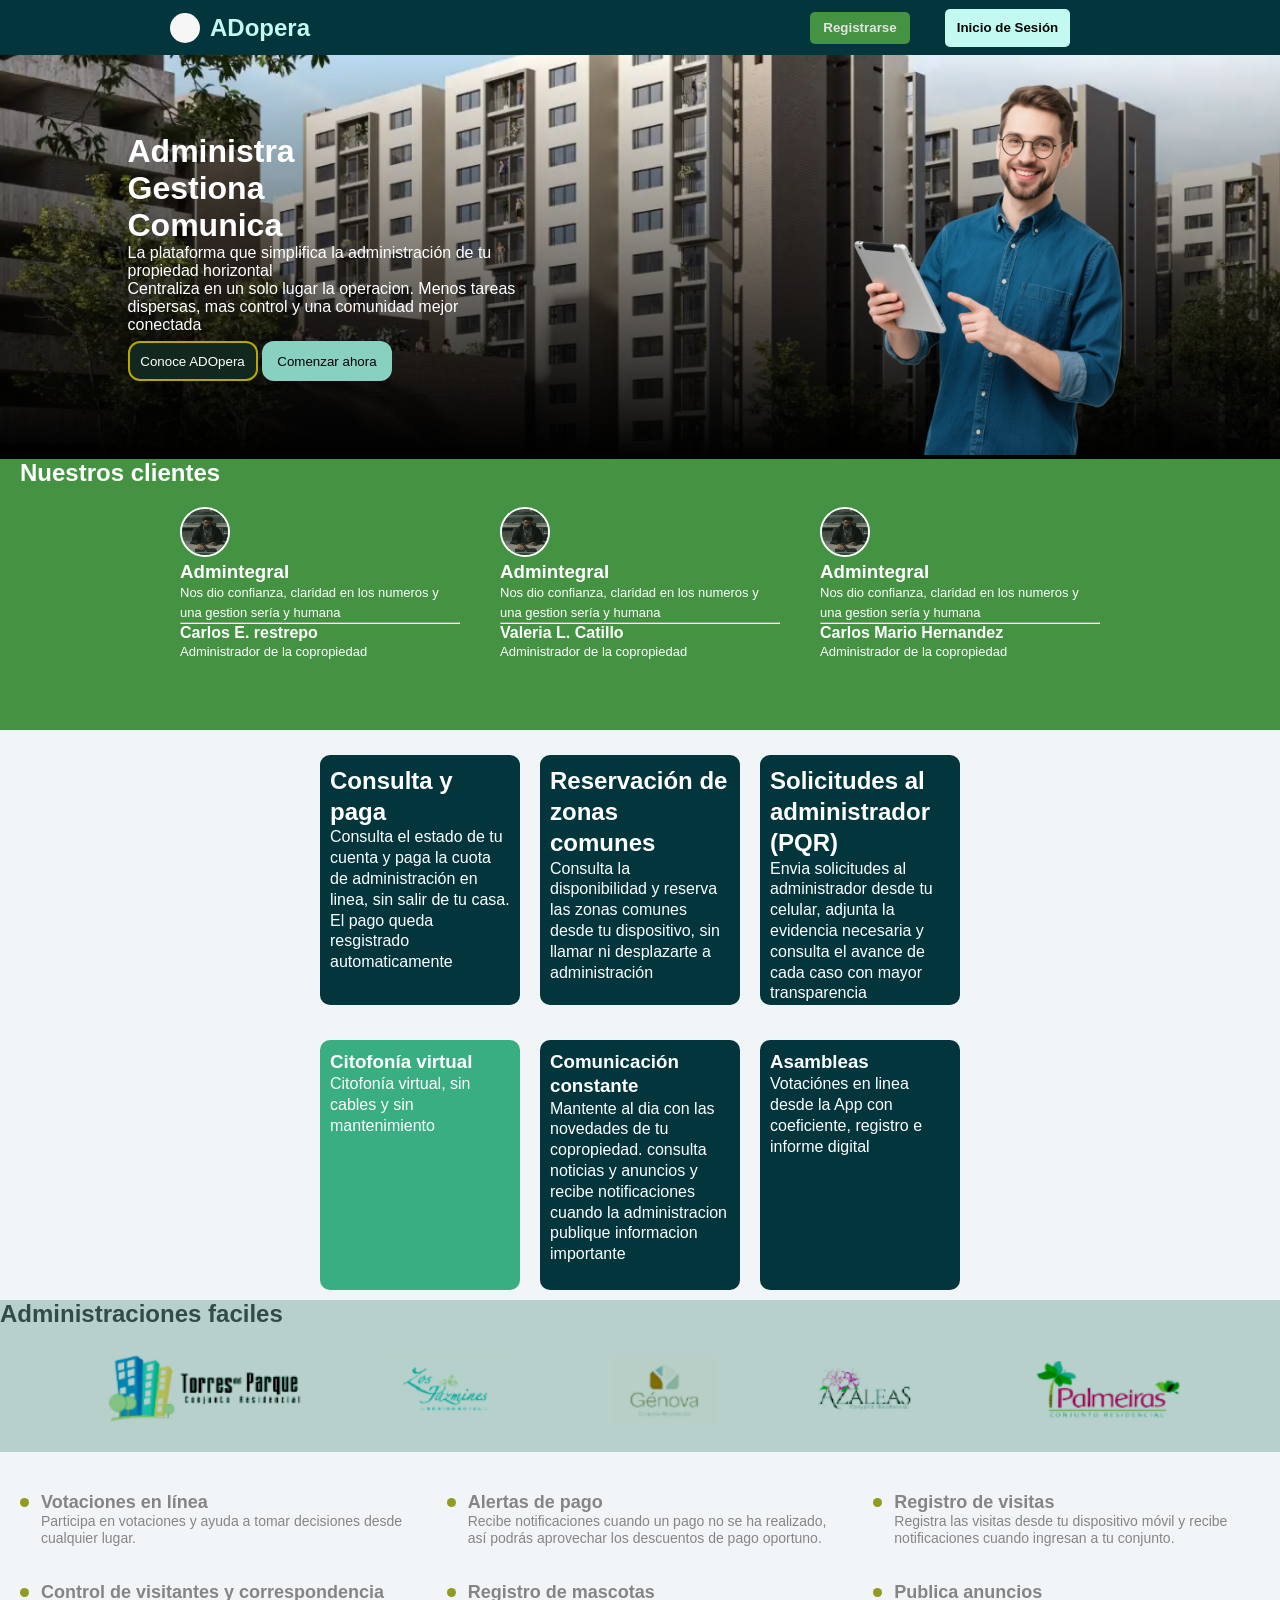
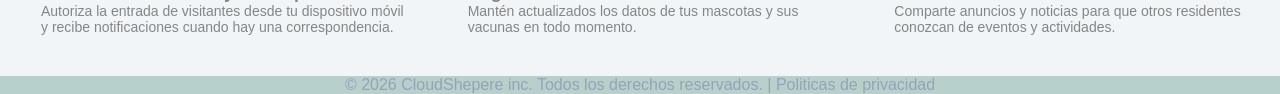
<file: index.html>
<!DOCTYPE html>
<html lang="en">
<head>
    <meta charset="UTF-8">
    <meta name="viewport" content="width=device-width, initial-scale=1.0">
    <link rel="preconnect" href="https://fonts.googleapis.com">
    <link rel="preconnect" href="https://fonts.gstatic.com" crossorigin>
    <title>ADOpera</title>
</head>
<body>
    <Header>
        <Div class="Logo_y_titulo">
            <Div class="Logo"></Div>
            <h2 class="titulo">ADopera</h2>
        </Div>
        
        <div class="botones_headers"> 
            <div class="contenedor_Boton_registro">
                    <button onclick="location.href='login.html'" class="boton_registro">Registrarse</button>
            </div>
            
            <div class="contenedor_Boton_inicio_sesion">
                <button onclick="location.href='InicioSesion.html'" class="boton_inicio_sesion">Inicio de Sesión</button>
            </div>    
        </div>    
    </Header>
        <div class="Main">
            <div class="Seccion1_main">

                <div class="Card_1">
                    <h1 class="Titulo_card_1">Administra <br> Gestiona <br> Comunica</h1>
                    <p class="Parrafo_card_1">La plataforma que simplifica la administración de tu propiedad horizontal </p>
                    <p> Centraliza en un solo lugar la operacion. Menos tareas dispersas, mas control y                   una comunidad mejor conectada</p>
                    <div>
                        <button class="boton_card_2">Conoce ADOpera</button>
                        <Button class="boton_card_1">Comenzar ahora</Button>
                    </div>
                </div>
                <div class="Imagen_card_1">
                    <Img class="Imagen1" src="/target/img/Modelo.png " ></Img>
                </div> 
            </div>
            <div class="Seccion2_main">
                <DIV class="tituloSeccion2"><H2 >Nuestros clientes</H2></DIV>
                <div class="seccion_card">

                    <div class="Card">
                        <img class="Imagen_card_2" src="/target/img/pexels-cottonbro-5483158.jpg " alt="">
                        <h3>Admintegral</h3> 
                        <p>Nos dio confianza, claridad en los numeros y una gestion sería y humana</p>
                        <hr>
                        <h4>Carlos E. restrepo</h4>
                        <p>Administrador de la copropiedad</p>   
                    </div>
                    <div class="Card">
                        <img class="Imagen_card_3" src="/target/img/pexels-cottonbro-5483158.jpg " alt="">
                        <h3>Admintegral</h3> 
                        <p>Nos dio confianza, claridad en los numeros y una gestion sería y humana</p>
                        <hr>
                        <h4>Valeria L. Catillo</h4>
                        <p>Administrador de la copropiedad</p>  
                    </div >
                    <div class="Card">
                        <img class="Imagen_card_4" src="/target/img/pexels-cottonbro-5483158.jpg " alt="">
                       <h3>Admintegral</h3> 
                        <p>Nos dio confianza, claridad en los numeros y una gestion sería y humana</p>
                        <hr>
                        <h4>Carlos Mario Hernandez</h4>
                        <p>Administrador de la copropiedad</p>  
                    </div>
                </div>
            </div>    
        </div>

        <div class="main2">
            <div class="seccion2_card">

                    <div class="Card2">
                        <h2>Consulta y paga</h2> 
                        <p>Consulta el estado de tu cuenta y paga la cuota de administración en linea, sin salir de tu casa. El pago queda resgistrado automaticamente</p>
                    </div>
                    <div class="Card2">
                        <h2>Reservación de zonas comunes</h2>
                        <p>Consulta la disponibilidad y reserva las zonas comunes desde tu dispositivo, sin llamar ni desplazarte a administración</p>
                    </div >
                    <div class="Card2">
                        <h2>Solicitudes al administrador (PQR)</h2>
                        <p>Envia solicitudes al administrador desde tu celular, adjunta la evidencia necesaria y consulta el avance de cada caso con mayor transparencia</p>
                    </div>
            </div>
            <div class="seccion2_card">
                <div class="Card2_citofonia">
                    <h3>Citofonía virtual</h3>
                    <p>Citofonía virtual, sin cables y sin mantenimiento</p>
                </div>
                <div class="Card2">
                    <h3>Comunicación constante</h3>
                    <p>Mantente al dia con las novedades de tu copropiedad. consulta noticias y anuncios y recibe notificaciones cuando la administracion publique informacion importante </p>
                </div>
                <div class="Card2">
                    <h3>Asambleas</h3>
                    <p>Votaciónes en linea desde la App con coeficiente, registro e informe digital</p>
                </div>
            </div>

        </div>
        <div class="Main3">
            <div>
                <h2>Administraciones faciles </h2>
            </div>
            <div class="Main3_img">
                <div>
                    <img src="/target/img/Captura de pantalla 2026-11-05 192320.png" alt="">
                </div>
        </div>
        <div class="Main4">
               <ul>
        <li>
            <div>
                <strong>Votaciones en línea</strong>
                <p>Participa en votaciones y ayuda a tomar decisiones desde cualquier lugar.</p>
            </div>
        </li>

        <li>
            <div>
                <strong>Alertas de pago</strong>
                <p>Recibe notificaciones cuando un pago no se ha realizado, así podrás aprovechar los descuentos de pago oportuno.</p>
            </div>
        </li>

        <li>
            <div>
                <strong>Registro de visitas</strong>
                <p>Registra las visitas desde tu dispositivo móvil y recibe notificaciones cuando ingresan a tu conjunto.</p>
            </div>
        </li>

        <li>
            <div>
                <strong>Control de visitantes y correspondencia</strong>
                <p>Autoriza la entrada de visitantes desde tu dispositivo móvil y recibe notificaciones cuando hay una correspondencia.</p>
            </div>
        </li>

        <li>
            <div>
                <strong>Registro de mascotas</strong>
                <p>Mantén actualizados los datos de tus mascotas y sus vacunas en todo momento.</p>
            </div>
        </li>

        <li>
            <div>
                <strong>Publica anuncios</strong>
                <p>Comparte anuncios y noticias para que otros residentes conozcan de eventos y actividades.</p>
            </div>
        </li>
    </ul>
        </div>  
        <footer>
            <div>
                <p>&copy; 2026 CloudShepere inc. Todos los derechos reservados. | Politicas de privacidad</p>
            </div>
        </footer>




    <link rel="stylesheet" href="Style.css">
</body>
</html>
</file>
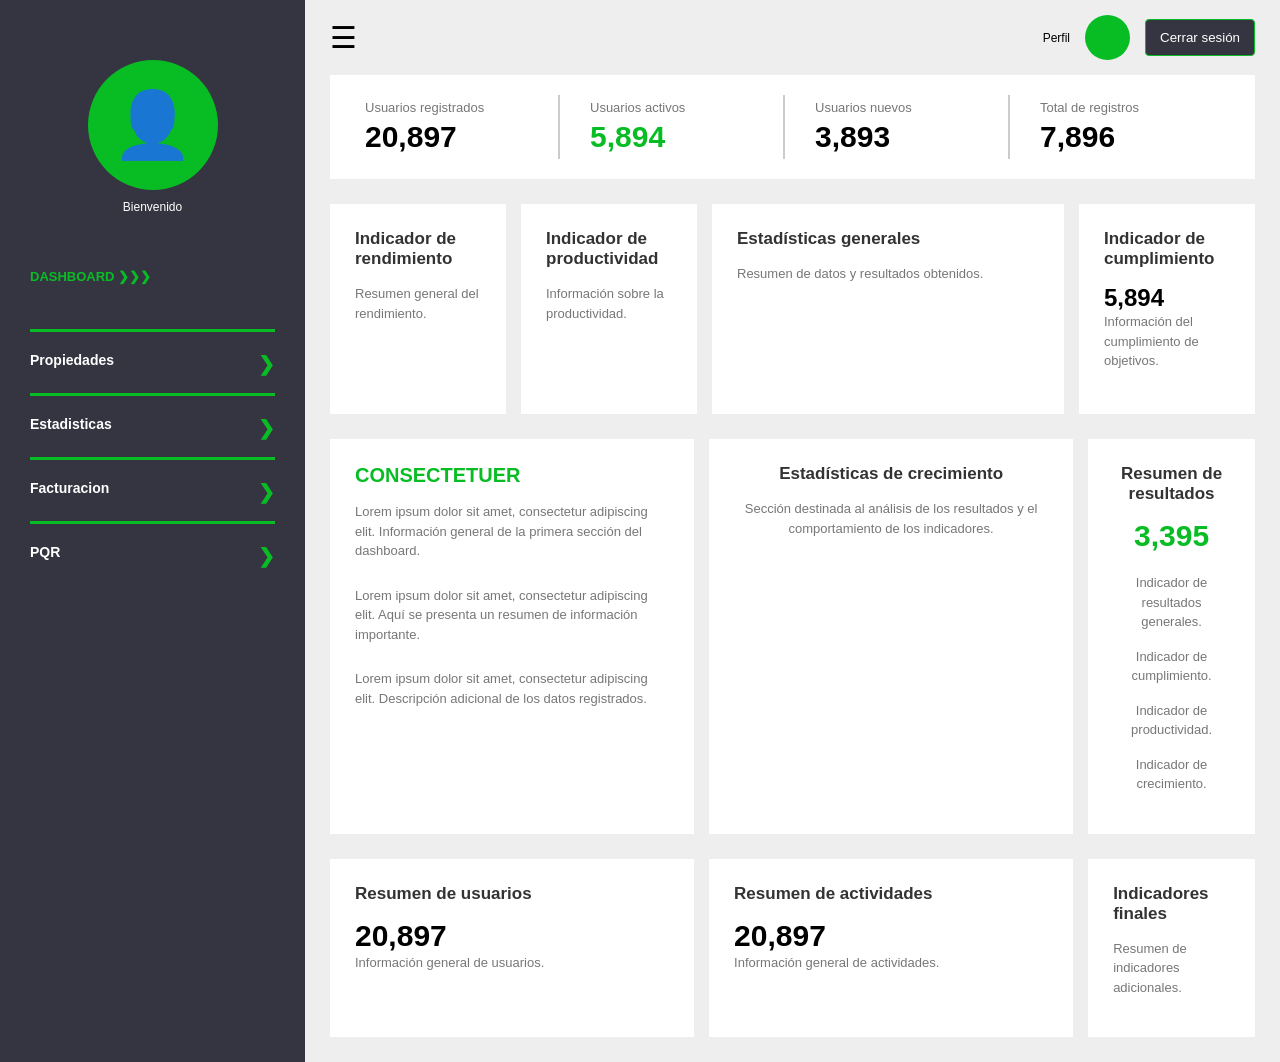
<file: dashboardUsuario.html>
<!DOCTYPE html>
<html lang="es">
<head>
    <meta charset="UTF-8">
    <meta name="viewport" content="width=device-width, initial-scale=1.0">
    <title>Dashboard Administrativo</title>
    <link rel="stylesheet" href="StyleDashboard.css">
</head>
<body>

    <div class="contenedor">

        <aside class="sidebar">

            <div class="perfil">
                <div class="icono-perfil">👤</div>
                <h2 id="nombreUsuario"></h2>
                <p>Bienvenido</p>
            </div>

            <nav class="menu">

                <a href="#" class="activo">DASHBOARD ❯❯❯</a>

                

                <div class="opcion-menu">
                    <h3>Propiedades <span>❯</span></h3>
                </div>

                <div class="opcion-menu">
                    <h3>Estadisticas <span>❯</span></h3>
                </div>

                <div class="opcion-menu">
                    <h3> Facturacion <span>❯</span></h3>
                </div>

                <div class="opcion-menu">
                    <h3>PQR <span>❯</span></h3>
                </div>

            </nav>

        </aside>


        <main class="contenido">

            
            <header class="barra-superior">

                <div class="menu-icono">☰</div>

                <div class="usuario">
                    <span>Perfil</span>
                    <div class="circulo-verde"></div>
                    <button id="cerrarSesion" class="boton-cerrar-sesion" type="button">Cerrar sesión</button>
                </div>

            </header>


            
            <section class="indicadores">

                <div class="indicador">
                    <p>Usuarios registrados</p>
                    <h2>20,897</h2>
                </div>

                <div class="indicador">
                    <p>Usuarios activos</p>
                    <h2>5,894</h2>
                </div>

                <div class="indicador">
                    <p>Usuarios nuevos</p>
                    <h2>3,893</h2>
                </div>

                <div class="indicador">
                    <p>Total de registros</p>
                    <h2>7,896</h2>
                </div>

            </section>


            
            <section class="secciones-superiores">

                <article class="tarjeta">
                    <h3>Indicador de rendimiento</h3>
                    <p>Resumen general del rendimiento.</p>
                </article>

                <article class="tarjeta">
                    <h3>Indicador de productividad</h3>
                    <p>Información sobre la productividad.</p>
                </article>

                <article class="tarjeta">
                    <h3>Estadísticas generales</h3>
                    <p>Resumen de datos y resultados obtenidos.</p>
                </article>

                <article class="tarjeta">
                    <h3>Indicador de cumplimiento</h3>
                    <h2>5,894</h2>
                    <p>Información del cumplimiento de objetivos.</p>
                </article>

            </section>


           
            <section class="secciones-centro">

                <article class="tarjeta informacion">
                    <h3>CONSECTETUER</h3>

                    <p>
                        Lorem ipsum dolor sit amet, consectetur
                        adipiscing elit. Información general de
                        la primera sección del dashboard.
                    </p>

                    <p>
                        Lorem ipsum dolor sit amet, consectetur
                        adipiscing elit. Aquí se presenta un
                        resumen de información importante.
                    </p>

                    <p>
                        Lorem ipsum dolor sit amet, consectetur
                        adipiscing elit. Descripción adicional
                        de los datos registrados.
                    </p>
                </article>


                <article class="tarjeta estadisticas">
                    <h3>Estadísticas de crecimiento</h3>
                    <p>
                        Sección destinada al análisis de los
                        resultados y el comportamiento de los
                        indicadores.
                    </p>
                </article>


                <article class="tarjeta resumen">
                    <h3>Resumen de resultados</h3>
                    <h2>3,395</h2>

                    <p>Indicador de resultados generales.</p>
                    <p>Indicador de cumplimiento.</p>
                    <p>Indicador de productividad.</p>
                    <p>Indicador de crecimiento.</p>
                </article>

            </section>


           
            <section class="secciones-inferiores">

                <article class="tarjeta">
                    <h3>Resumen de usuarios</h3>
                    <h2>20,897</h2>
                    <p>Información general de usuarios.</p>
                </article>

                <article class="tarjeta">
                    <h3>Resumen de actividades</h3>
                    <h2>20,897</h2>
                    <p>Información general de actividades.</p>
                </article>

                <article class="tarjeta">
                    <h3>Indicadores finales</h3>
                    <p>Resumen de indicadores adicionales.</p>
                </article>

            </section>

        </main>

    </div>

    <script>
        const nombreUsuario = sessionStorage.getItem("nombreUsuario");
        if (nombreUsuario) {
            document.getElementById("nombreUsuario").textContent = nombreUsuario;
        }

        document.getElementById("cerrarSesion").addEventListener("click", function() {
            sessionStorage.removeItem("nombreUsuario");
            window.location.href = "InicioSesion.html";
        });
    </script>
</body>
</html>
</file>
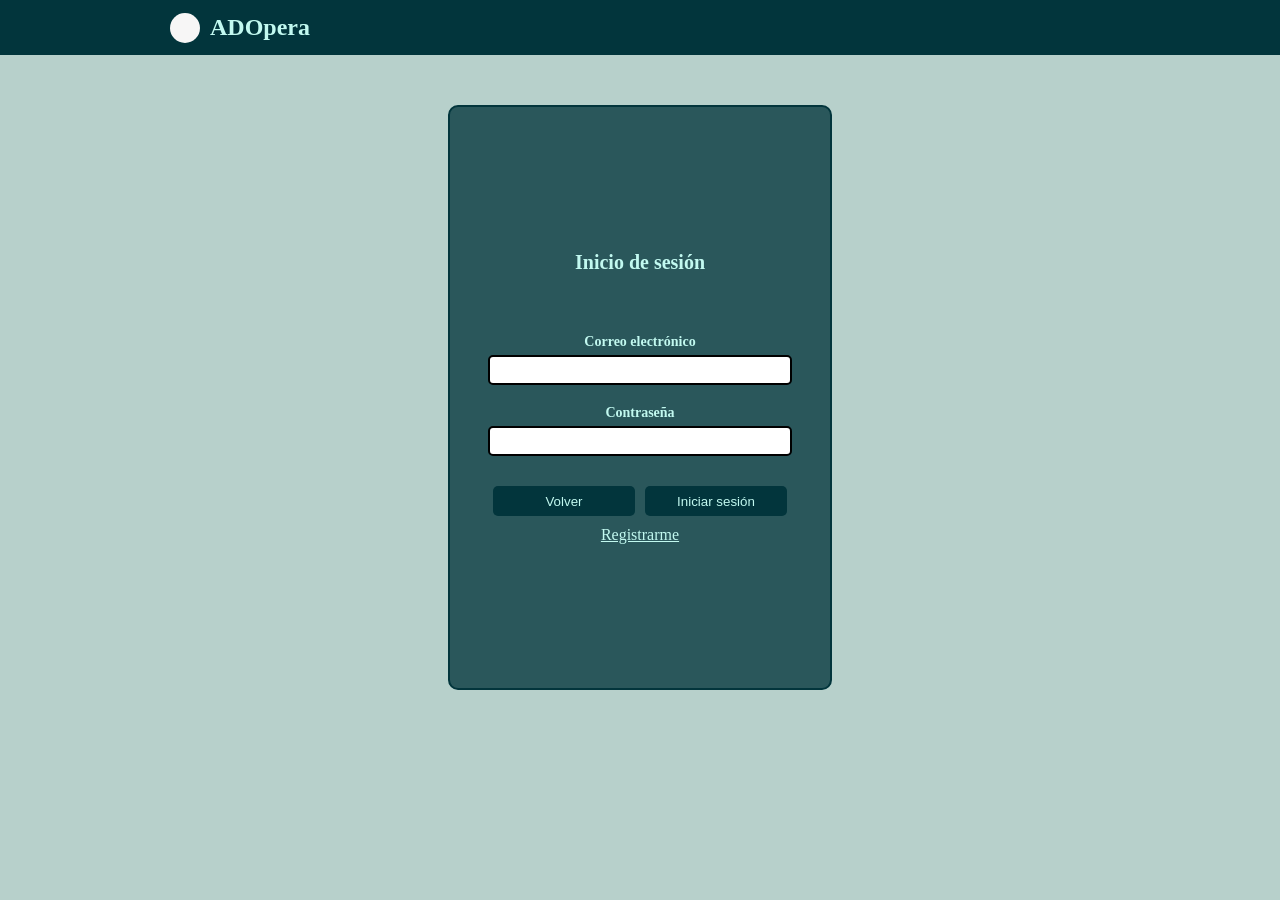
<file: InicioSesion.html>
<!DOCTYPE html>
<html lang="en">
<head>
    <meta charset="UTF-8">
    <meta name="viewport" content="width=device-width, initial-scale=1.0">   
    <title>ADopera</title>
</head>
<body>
    <Header>
        <Div class="Logo_y_titulo">
            <Div class="Logo"></Div>
            <h2 class="titulo">ADOpera</h2>
        </Div>
    </Header>

    <div class="seccionFormulario">
        <div class="contenedorFormulario">  
            <form  id="formLogin" class="formulario">
                    <legend>Inicio de sesión</legend>

                    <label>Correo electrónico</label>
                    <input type="email" name="correo" required>

                    <label>Contraseña</label>
                    <input type="password" name="contraseña" required>

                    <div class="contenedor_Botones">
                        <button type="button" onclick="location.href='index.html'" class="boton_inicio_sesion">Volver</button>
                        <button type="submit" class="boton_inicio_sesion">Iniciar sesión</button>
                    </div>
                    <div>
                        
                        <a href="Login.html">Registrarme</a>

                    </div>
            </form>
        </div>       
    </div>   
    <script src="ScripInicioSesion.js"></script>
    <link rel="stylesheet" href="StyleInicioSesion.css"> 
</body>
</html>
</file>
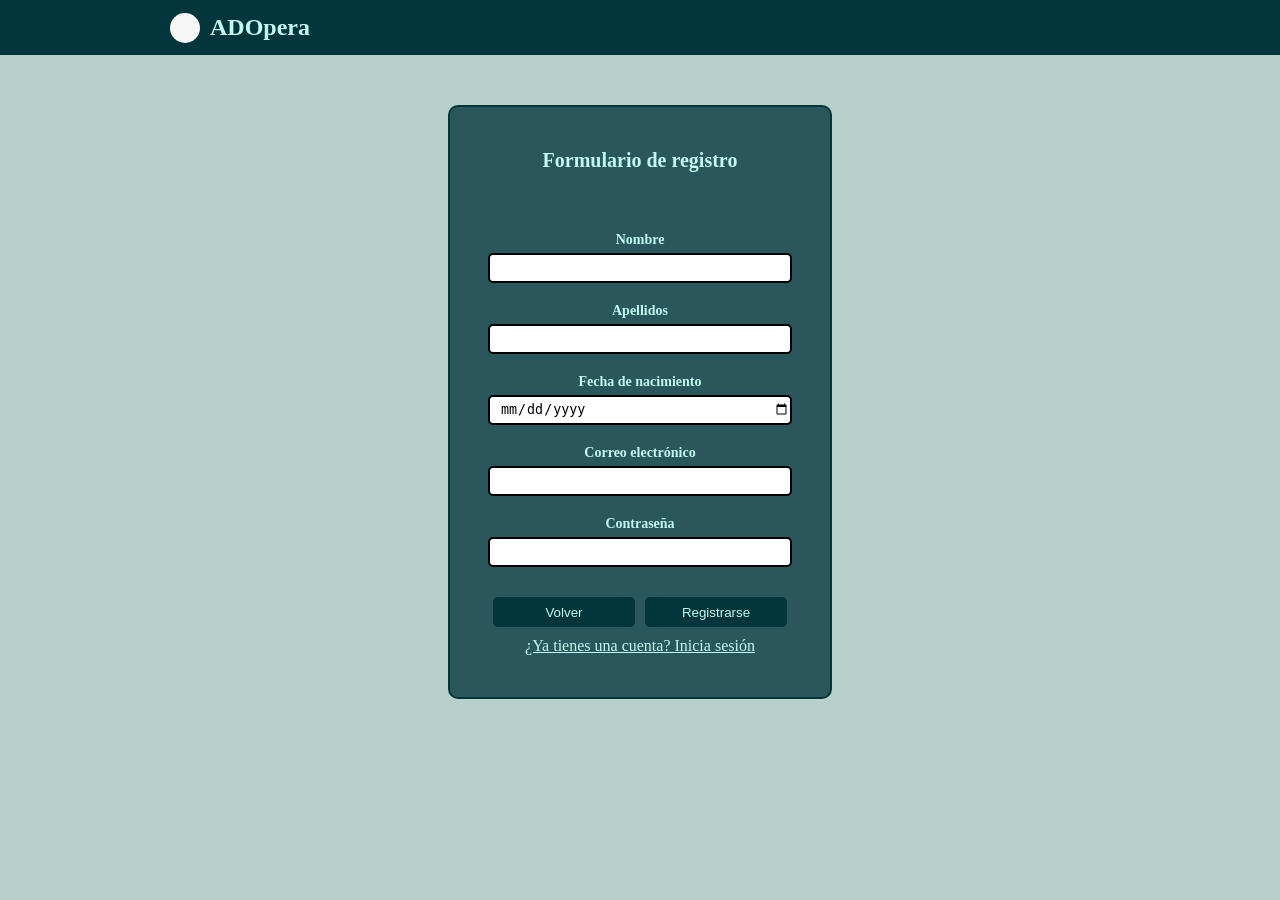
<file: Login.html>
<!DOCTYPE html>
<html lang="en">
<head>
    <meta charset="UTF-8">
    <meta name="viewport" content="width=device-width, initial-scale=1.0">   
    <title>ADopera</title>
</head>
<body>
    <Header>
        <Div class="Logo_y_titulo">
            <Div class="Logo"></Div>
            <h2 class="titulo">ADOpera</h2>
        </Div>
    </Header>

    <div class="seccionFormulario">
        <div class="contenedorFormulario">  
            <form id="formRegistro" class="formulario" >
                    <legend>Formulario de registro</legend>
                    <label>Nombre</label>
                    <input type="text" name="nombre" required>

                    <label>Apellidos</label>
                    <input type="text" name="apellidos" required>

                    <label>Fecha de nacimiento</label>
                    <input type="date" name="fecha_nacimiento" required>

                    <label>Correo electrónico</label>
                    <input type="email" name="correo" required>

                    <label>Contraseña</label>
                    <input type="password" name="contraseña" required>

                    <div class="contenedor_Botones">
                        <button type="button" onclick="location.href='index.html'" class="boton_inicio_sesion">Volver</button>
                        <button type="submit" class="boton_inicio_sesion">Registrarse</button>
                    </div>
                    <div>
                        <a href="InicioSesion.html">¿Ya tienes una cuenta? Inicia sesión</a>
                    </div>
            </form>
        </div>       
    </div>   
    <script src="ScripLogin.js"></script>
    <link rel="stylesheet" href="StyleLogin.css"> 
</body>
</html>
</file>
<file: Style.css>
* {
    margin: 0;
    padding: 0;
    box-sizing: border-box;
}

html, body {
    width: 100%;
    min-height: 100%;
    overflow-x: hidden;
}

body {
    font-family: Arial, sans-serif;
}


header {
    display: flex;
    justify-content: space-between;
    height: 55px;
    overflow: hidden;
    padding-left: 10px;
    padding-right: 10px;
    background-color: #02353C;
}

.Logo_y_titulo {
    display: flex;
    justify-content: center;
    align-items: center;
    margin-left: 150px;
}
.Logo_y_titulo  .Logo{
    margin: 0px 10px;
}

.titulo{
    color: #C2F9F0
;

}

.Logo {
    border-radius: 100px;
    background-color: #f7f6f6;
    height: 30px;
    width: 30px;
}
   
.Lista_menu { 
    display: flex;
    list-style-type: none ;
    margin: 0px;
}

.Lista_menu li{ 
    font-weight: 500;
    margin: 15px;
    font-size: 20px;
}

.boton_registro {
    margin: 35px;
    background-color: #449342;
    border-radius: 5px;
    color: rgb(228, 228, 228);
    width: 100px;
    height: 32px;
    font-weight: 800;
    border: none;
    
}

.botones_headers{
    display: flex;
    margin-right: 200px;
}

.contenedor_Boton_registro{
    display: flex;
    justify-content: center;
    align-items: center;
    
}

.boton_inicio_sesion {
    margin: 0px;
    background-color:#C2F9F0;
    border-radius: 5px;
    color: rgb(5, 5, 5);
    width: 125px;
    height: 38px;
    font-weight: 800;
    border: none;
    
}

.contenedor_Boton_inicio_sesion{
    display: flex;
    justify-content: center;
    align-items: center;
    
}

.Main {
    height: 675px;
    border: #404041;
}
.Seccion1_main{
    width: 100%;
    min-height: 400px;
    display: flex;
    align-items: center;
    justify-content: space-around;
    background-image:linear-gradient(to bottom, transparent, black), url(./target/img/altia_porteria.webp);
    backdrop-filter: blur(10px); 
    background-repeat: no-repeat;
    background-position: center center;
    background-size: cover; /*	Ajusta la imagen para cubrir todo el contenedor.*/
    
    
}

.Card_1{
    padding: 30px ;
    width: 450px;
    border-radius: 10px;
    color: white;
    font-family: 'Roboto', sans-serif;
}

.boton_card_1 {
    background-color: #88d1c0;
    color: #030303;
    border: none;
    border-radius: 12px;
    height: 40px;
    width: 130px;
    margin-top: 7px;
}

.boton_card_2{
    background-color: #12271e;
    color: #ffffff;
    border: 2px solid #b7a800;
    border-radius: 12px;
    height: 40px;
    width: 130px;
    margin-top: 7px;
}

.Imagen1 {
   
    height: 400px;
    width: 390px;
    border-radius: 15px;
}

.Imagen_card_1{
    margin-left: 50px;

}

.Seccion2_main {
    background-color: #449342;
    height: 280px;
    font-family: Arial, sans-serif;
    color: #ffffff;
}

.titulo_seccion2{
    margin-left: 250px;
    padding: 5px;
}
.seccion_card{
    display: flex;
    justify-content: center;
}

.Seccion2_main img{
    width: 50px;
    height: 50px;
    border-radius: 360px;
    border: 2px solid;
}

.tituloSeccion2{
    
    margin-left: 20px;
}

.Card {
    width: 300px;
    height: 180px;
    border-radius: 10px;
    padding: 10px;
    margin: 10px;
}

.Card p{
    font-size: 13px;
    color: #ffffff;
    line-height: 1.5;
}
footer p {
    text-align: center;
    color: #94a3b8;
}

.seccion2_card{
    display: flex;
    justify-content: center;
    background-color: #f1f5f8;
    
}

.Card2{
    background-color: #02353C;
    margin: 25px 10px 10px 10px;
    width: 200px;
    height: 250px;
    padding: 10px;
    color: #ffffff;
    border-radius: 10px;
    line-height: 1.3;
}

.Card2_citofonia{
    background-color: #38AE81;
    margin: 25px 10px 10px 10px;
    width: 200px;
    height: 250px;
    padding: 10px;
    color: #ffffff;
    border-radius: 10px;
    line-height: 1.3;
}

.Main3{
    background-color: #B7D0CB;
    color: #334b47;
}

.Main3_img{
    display: flex;
    justify-content: center;
    
}

.Main3_img img{
    width: 100%;
    height: 100px;
    margin: 10px;
    border-radius: 10px;
}

.Main4{
    background-color: #f1f5f8;
}
.Main4 ul {
    display: grid;
    grid-template-columns: repeat(3, 1fr);
    grid-template-rows: repeat(2, auto);
    column-gap: 40px;
    row-gap: 35px;
    list-style: none;
    padding: 40px 20px;
    margin: 0;
    align-items: start;
}

.Main4 ul li {
    display: flex;
    align-items: flex-start;
    gap: 12px;
    margin: 0;
    padding: 0;
}

.Main4 ul li::before {
    content: "";
    width: 9px;
    height: 9px;
    min-width: 9px;
    background-color: #929b20;
    border-radius: 50%;
    margin-top: 6px;
}

/* Título */
.Main4 ul li strong {
    display: block;
    color: #858585;
    font-size: 18px;
    font-weight: bold;
}

/* Descripción */
.Main4 ul li p {
    color: #858585;
    font-size: 14px;
    line-height: 1.2;
    margin: 0;
}
</file>
<file: StyleDashboard.css>
* {
    margin: 0;
    padding: 0;
    box-sizing: border-box;
}

body {
    font-family: Arial, sans-serif;
    background-color: #eeeeee;
}

.contenedor {
    display: flex;
    min-height: 100vh;
}




.sidebar {
    width: 305px;
    background-color: #353541;
    color: white;
    padding: 30px;
}

.perfil {
    text-align: center;
    margin-bottom: 55px;
}

.icono-perfil {
    width: 130px;
    height: 130px;
    background-color: #08bd24;
    border-radius: 50%;
    margin: 30px auto 10px;
    display: flex;
    align-items: center;
    justify-content: center;
    font-size: 65px;
}

.perfil h2 {
    font-size: 23px;
    margin-bottom: 5px;
}

.perfil p {
    font-size: 12px;
}

.menu a {
    display: block;
    color: white;
    text-decoration: none;
    font-size: 13px;
    margin-bottom: 20px;
}

.menu .activo {
    color: #08bd24;
    font-weight: bold;
    margin-bottom: 45px;
}

.grupo-menu {
    margin-bottom: 30px;
}

.grupo-menu h3,
.opcion-menu h3 {
    font-size: 14px;
    margin-bottom: 20px;
}

.grupo-menu h3 span,
.opcion-menu h3 span {
    float: right;
    color: #08bd24;
    font-size: 20px;
}

.grupo-menu a {
    color: #bdbdbd;
    font-size: 11px;
    margin-bottom: 20px;
}

.opcion-menu {
    border-top: 3px solid #08bd24;
    padding-top: 20px;
    margin-bottom: 25px;
}




.contenido {
    flex: 1;
    min-width: 0;
    padding: 0 25px 25px;
}



.barra-superior {
    height: 75px;
    display: flex;
    justify-content: space-between;
    align-items: center;
}

.menu-icono {
    font-size: 30px;
    cursor: pointer;
}

.usuario {
    display: flex;
    align-items: center;
    gap: 15px;
    font-size: 12px;
}

.circulo-verde {
    width: 45px;
    height: 45px;
    background-color: #08bd24;
    border-radius: 50%;
}

.boton-cerrar-sesion {
    padding: 10px 14px;
    color: white;
    background-color: #353541;
    border: 1px solid #08bd24;
    border-radius: 4px;
    cursor: pointer;
}

.boton-cerrar-sesion:hover {
    background-color: #08bd24;
}


.indicadores {
    display: grid;
    grid-template-columns: repeat(4, 1fr);
    background-color: white;
    margin-bottom: 25px;
    padding: 20px;
    gap: 15px;
}

.indicador {
    padding: 5px 15px;
    border-right: 2px solid #cccccc;
}

.indicador:last-child {
    border-right: none;
}

.indicador p {
    font-size: 13px;
    color: #777777;
}

.indicador h2 {
    font-size: 30px;
    margin-top: 5px;
}

.indicador:nth-child(2) h2 {
    color: #08bd24;
}



.tarjeta {
    background-color: white;
    padding: 25px;
    min-width: 0;
}

.tarjeta h3 {
    font-size: 17px;
    margin-bottom: 15px;
    color: #333333;
}

.tarjeta p {
    font-size: 13px;
    color: #777777;
    line-height: 1.5;
    margin-bottom: 15px;
}




.secciones-superiores {
    display: grid;
    grid-template-columns: 1fr 1fr 2fr 1fr;
    gap: 15px;
    margin-bottom: 25px;
}

.secciones-superiores .tarjeta {
    min-height: 210px;
}



.secciones-centro {
    display: grid;
    grid-template-columns: 1.2fr 1.2fr 0.55fr;
    gap: 15px;
    margin-bottom: 25px;
}

.secciones-centro .tarjeta {
    min-height: 365px;
}

.informacion h3 {
    color: #08bd24;
    font-size: 20px;
}

.informacion p {
    margin-bottom: 25px;
}

.estadisticas {
    text-align: center;
}

.resumen {
    text-align: center;
}

.resumen h2 {
    color: #08bd24;
    font-size: 30px;
    margin-bottom: 20px;
}




.secciones-inferiores {
    display: grid;
    grid-template-columns: 1.2fr 1.2fr 0.55fr;
    gap: 15px;
}

.secciones-inferiores .tarjeta {
    min-height: 110px;
}

.secciones-inferiores h2 {
    font-size: 30px;
    margin-top: 10px;
}



@media (max-width: 1100px) {

    .sidebar {
        width: 230px;
        padding: 20px;
    }

    .secciones-superiores {
        grid-template-columns: repeat(2, 1fr);
    }

    .secciones-centro {
        grid-template-columns: repeat(2, 1fr);
    }

    .resumen {
        grid-column: span 2;
    }

}

@media (max-width: 700px) {

    .sidebar {
        display: none;
    }

    .contenido {
        padding: 10px;
    }

    .indicadores {
        grid-template-columns: repeat(2, 1fr);
    }

    .secciones-superiores {
        grid-template-columns: 1fr;
    }

    .secciones-centro {
        grid-template-columns: 1fr;
    }

    .resumen {
        grid-column: auto;
    }

    .secciones-inferiores {
        grid-template-columns: 1fr;
    }

}
</file>
<file: StyleInicioSesion.css>
* {
    margin: 0;
    padding: 0;
    box-sizing: border-box;
}

html, body {
    width: 100%;
    min-height: 100%;
    overflow-x: hidden;
}

body{
    background-color: #B7D0CB;
   padding: 0px;
   margin: 0px;
 }

header {
    display: flex;
    justify-content: space-between;
    height: 55px;
    overflow: hidden;
    padding-left: 10px;
    padding-right: 10px;
    background-color: #02353C;
}

.Logo_y_titulo {
    display: flex;
    justify-content: center;
    align-items: center;
    margin-left: 150px;
}
.Logo_y_titulo  .Logo{
    margin: 0px 10px;
}

.titulo{
    color: #C2F9F0;

}

.Logo {
    border-radius: 100px;
    background-color: #f7f6f6;
    height: 30px;
    width: 30px;
}

.seccionFormulario{
    display: flex;
    justify-content: center;
    align-items: center;
    flex-direction: column;
    
}

.formulario{
    border: 2px solid #02353C;
    border-radius: 10px;
    height: 65vh;
    width: 30vw;
    margin-top: 50px;
    display: flex;
    justify-content: center;
    align-items: center;
    flex-direction: column;
    background-color: #02353cc6;
}

.formulario legend{
    font-size: 20px;
    font-weight: bold;
    color: #C2F9F0;
    MARGIN-BOTTOM: 60PX;
}

.formulario input{
    width: 80%;
    height: 30px;
    margin-bottom: 20px;
    border-radius: 5px;
    border: 2px solid #000000;
    padding-left: 10px;
}

.contenedor_Botones{
    display: flex;
    justify-content: space-between;
    width: 80%;
}

.formulario button{
    width: 80%;
    height: 30px;
    margin: 10px 5px ;
    border-radius: 5px;
    border: none;
    background-color: #02353C;
    color: #C2F9F0;
    cursor: pointer;
}

label{
    font-size: 14px;
    color: #C2F9F0;
    margin-bottom: 5px;
    font-weight: bold;
}

a{
    color: #C2F9F0;
}
</file>
<file: StyleLogin.css>
* {
    margin: 0;
    padding: 0;
    box-sizing: border-box;
}

html, body {
    width: 100%;
    min-height: 100%;
    overflow-x: hidden;
}

body{
    background-color: #B7D0CB;
   padding: 0px;
   margin: 0px;
 }

header {
    display: flex;
    justify-content: space-between;
    height: 55px;
    overflow: hidden;
    padding-left: 10px;
    padding-right: 10px;
    background-color: #02353C;
}

.Logo_y_titulo {
    display: flex;
    justify-content: center;
    align-items: center;
    margin-left: 150px;
}
.Logo_y_titulo  .Logo{
    margin: 0px 10px;
}

.titulo{
    color: #C2F9F0;

}

.Logo {
    border-radius: 100px;
    background-color: #f7f6f6;
    height: 30px;
    width: 30px;
}

.seccionFormulario{
    display: flex;
    justify-content: center;
    align-items: center;
    flex-direction: column;
    
}

.formulario{
    border: 2px solid #02353C;
    border-radius: 10px;
    height: 66vh;
    width: 30vw;
    margin-top: 50px;
    display: flex;
    justify-content: center;
    align-items: center;
    flex-direction: column;
    background-color: #02353cc6;
}

.formulario legend{
    font-size: 20px;
    font-weight: bold;
    color: #C2F9F0;
    MARGIN-BOTTOM: 60PX;
}

.formulario input{
    width: 80%;
    height: 30px;
    margin-bottom: 20px;
    border-radius: 5px;
    border: 2px solid #000000;
    padding-left: 10px;
}

.contenedor_Botones{
    display: flex;
    justify-content: space-between;
    width: 80%;
}

.formulario button{
    width: 80%;
    height: 30px;
    margin: 10px 5px ;
    border-radius: 5px;
    border: none;
    background-color: #02353C;
    color: #C2F9F0;
    cursor: pointer;
}

label{
    font-size: 14px;
    color: #C2F9F0;
    margin-bottom: 5px;
    font-weight: bold;
}

a{
    color: #C2F9F0;
}
</file>
